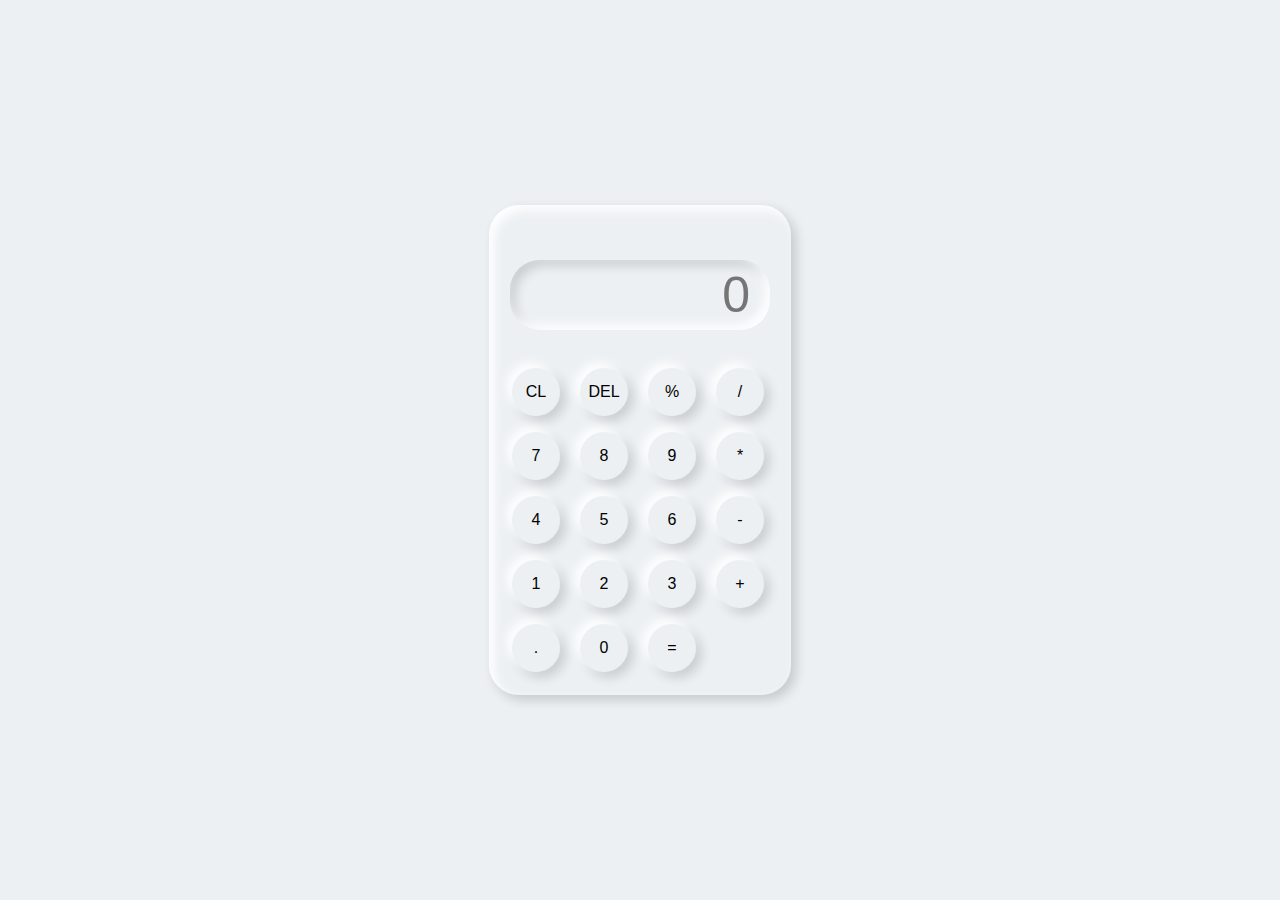
<file: 1-Calculator/index.html>
<!DOCTYPE html>
<html lang="en">
<head>
    <meta charset="UTF-8">
    <meta http-equiv="X-UA-Compatible" content="IE=edge">
    <meta name="viewport" content="width=device-width, initial-scale=1.0">
    <link rel="stylesheet" href="style.css">
    <title>Calculator</title>
</head>
<body>
    <div class="container">
        <div class="calculator">
            <input type="text" placeholder="0" id="inp">
            <button class="btn">CL</button>
            <button class="btn">DEL</button>
            <button class="btn">%</button>
            <button class="btn">/</button>
            <button class="btn">7</button>
            <button class="btn">8</button>
            <button class="btn">9</button>
            <button class="btn">*</button>
            <button class="btn">4</button>
            <button class="btn">5</button>
            <button class="btn">6</button>
            <button class="btn">-</button>
            <button class="btn">1</button>
            <button class="btn">2</button>
            <button class="btn">3</button>
            <button class="btn">+</button>
            <button class="btn">.</button>
            <button class="btn">0</button>
            <button class="btn">=</button>
        </div>
    </div>

    <script src="script.js"></script>
</body>
</html>
</file>
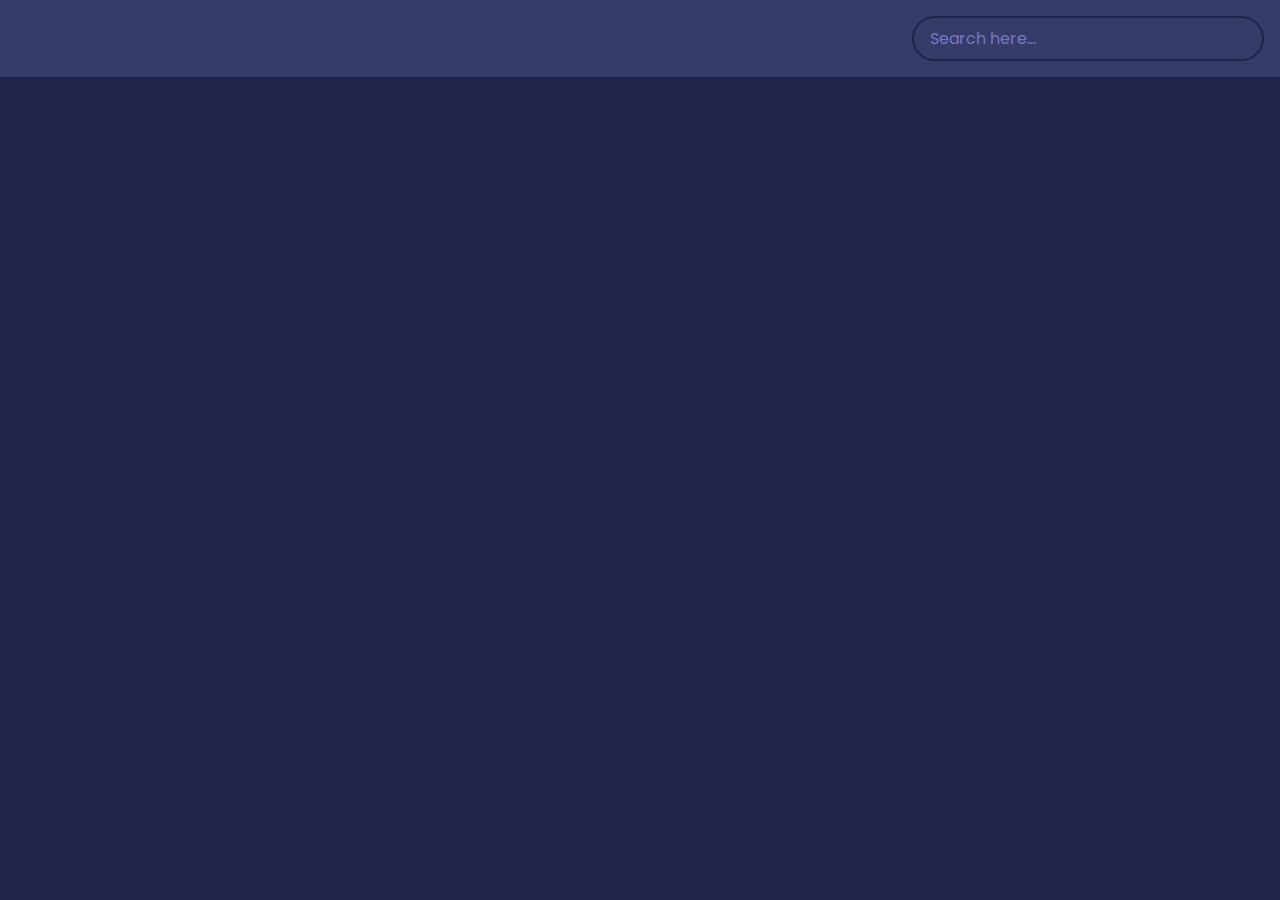
<file: 10-MovieSuggest/index.html>
<!DOCTYPE html>
<html lang="en">
<head>
    <meta charset="UTF-8">
    <meta http-equiv="X-UA-Compatible" content="IE=edge">
    <meta name="viewport" content="width=device-width, initial-scale=1.0">
    <title>MovieDB</title>
    <link rel="stylesheet" href="style.css">
</head>
<body>
    
<header>
    <form method="post">
        <input type="text" class="search" id="search" placeholder="Search here...">
    </form>
</header>

<main id="main">
    
</main>

<script src="script.js"></script>
</body>
</html>
</file>
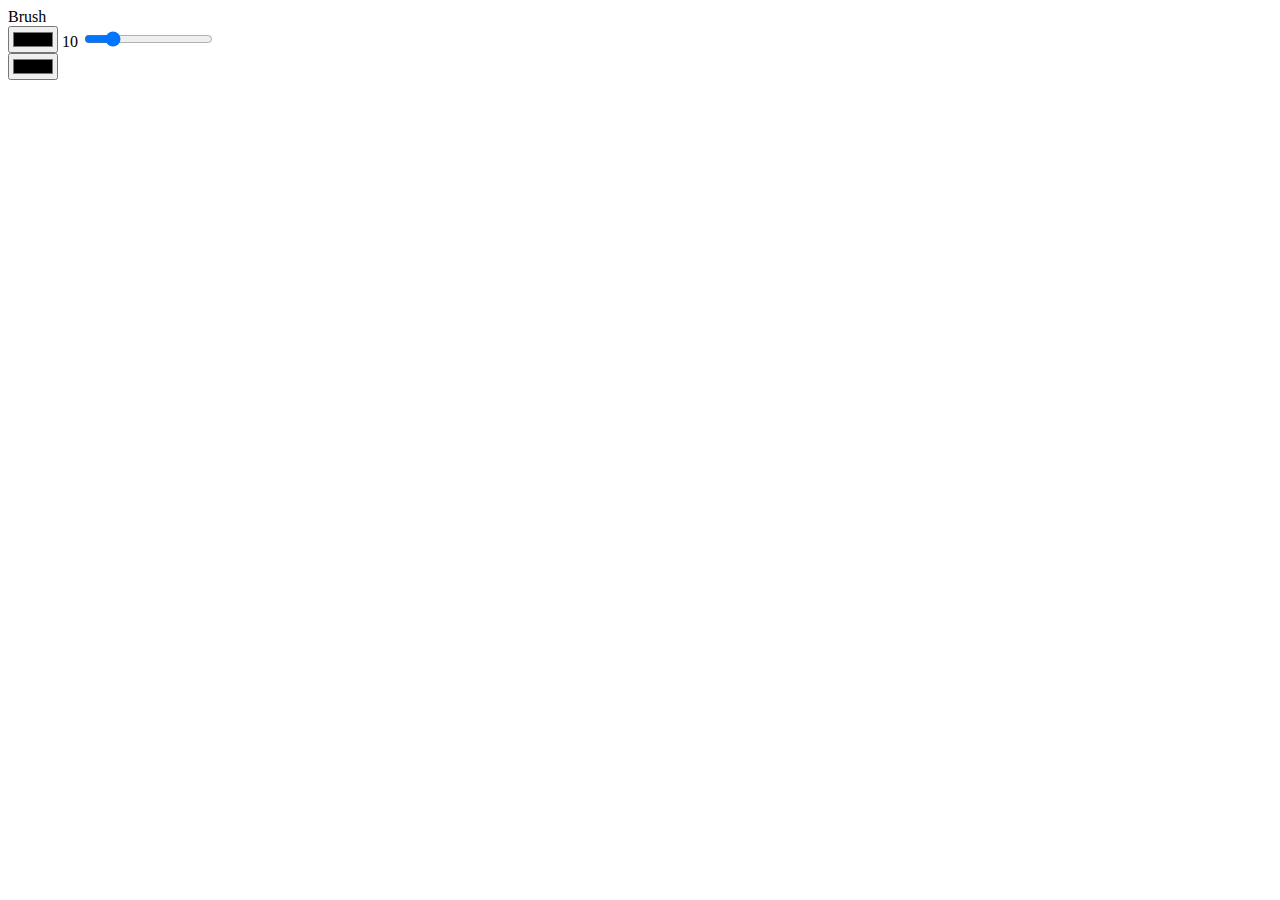
<file: 11-paintClone/index.html>
<!DOCTYPE html>
<html lang="en">
<head>
    <meta charset="UTF-8">
    <meta http-equiv="X-UA-Compatible" content="IE=edge">
    <meta name="viewport" content="width=device-width, initial-scale=1.0">
    <title>Document</title>
</head>
<body>
    <div class="top-bar">
        <!-- Active Tool -->
        <div class="active-tool">
            <span id="active-tool" title="Active Tool">Brush</span>
        </div>
        <!-- Brush -->
        <div class="brush tool">
            <i class="fas fa-brush" id="brush" title="Brush"></i>
            <input type="color">
            <span class="size" id="brush-size" title="Brush Size">10</span>
            <input type="range" min="1" max="50" value="10" class="slider" id="brush-slider">
        </div>
        <!-- Bucket -->
        <div class="bucket tool">
            <i class="fas fa-fill-drip" title="Background Color"></i>
            <input type="color">
        </div>
        <!-- Eraser -->
        <div class="tool">
            <i class="fas fa-eraser" id="eraser" title="Eraser"></i>
        </div>
        <!-- Clear Canvas -->
        <div class="tool">
            <i class="fas fa-undo-alt" id="clear-canvas" title="Clear"></i>
        </div>
        <!-- Save Local Storage -->
        <div class="tool">
            <i class="fas fa-download" id="save-storage" title="Save Local Storage"></i>
        </div>
        <!-- Load Local Storage -->
        <div class="tool">
            <i class="fas fa-upload" id="load-storage" title="Load Local Storage"></i>
        </div>
        <!-- Clear Local Storage -->
        <div class="tool">
            <i class="fas fa-trash-alt" id="clear-storage" title="Clear Local Storage"></i>
        </div>
        <!-- Download Image -->
        <div class="tool">
            <a id="download">
                <i class="far fa-save" title="Save Image File"></i>
            </a>
        </div>
    </div>
</body>
</html>
</file>
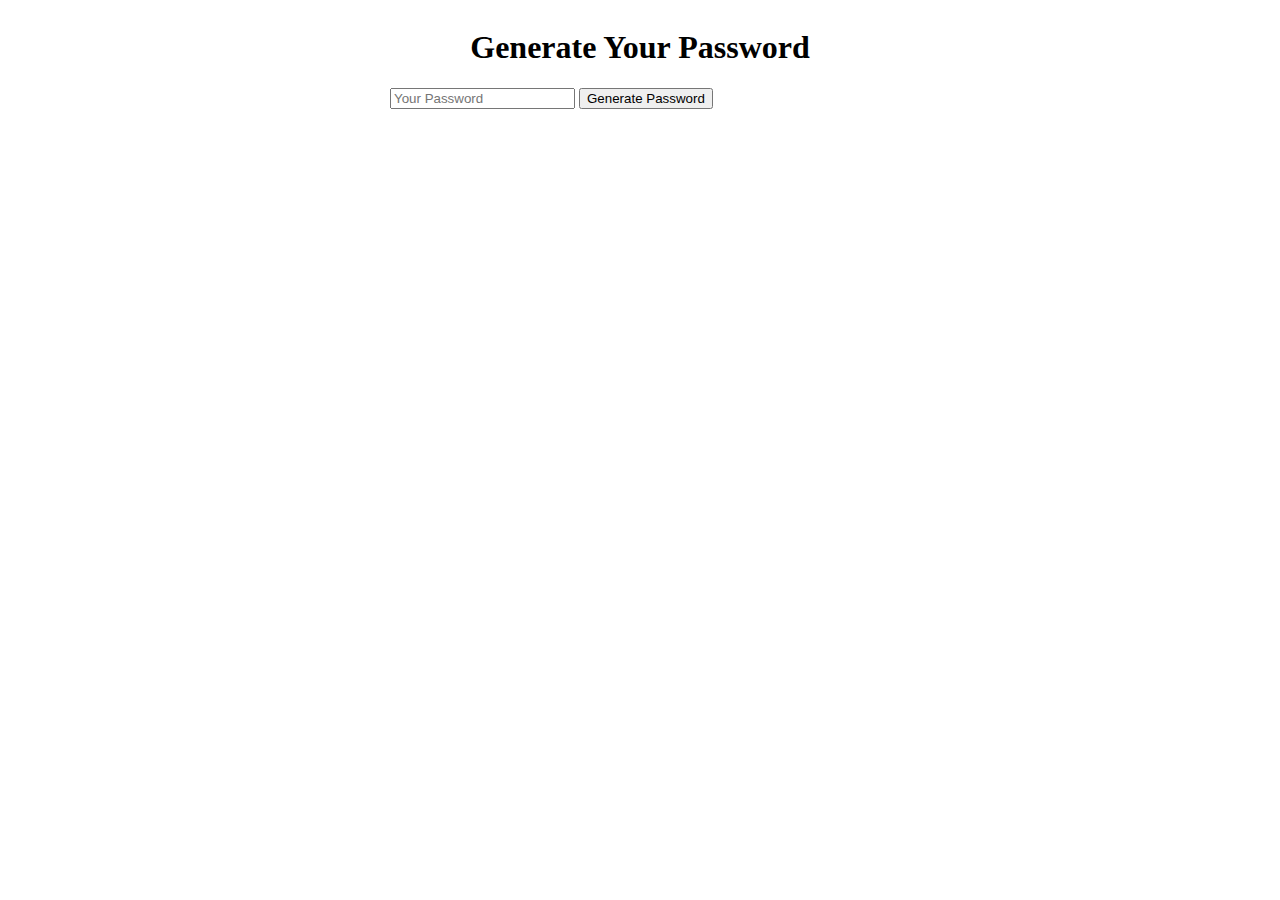
<file: 3-RandomPassGenerator/index.html>
<!doctype html>
<html lang="en">

<head>
  <meta charset="utf-8">
  <meta name="viewport" content="width=device-width, initial-scale=1">
  <title>Password Generator</title>
  <link href="https://cdn.jsdelivr.net/npm/bootstrap@5.2.3/dist/css/bootstrap.min.css" rel="stylesheet"
    integrity="sha384-rbsA2VBKQhggwzxH7pPCaAqO46MgnOM80zW1RWuH61DGLwZJEdK2Kadq2F9CUG65" crossorigin="anonymous">


  <style>
    body{
      display: flex;
      align-items: center;
      justify-content: center;
      flex-direction: column;
    }
    .my-container {
      width: 500px;
      
    }
  </style>
</head>

<body>
  <h1 class="text-center">Generate Your Password</h1>

  <div class="my-container my-5">

    <div class="input-group mb-3">
      <input type="text" class="form-control" placeholder="Your Password" id="pass">
      <span class="input-group-text" id="basic-addon2"><button class="btn btn-primary" id="btn">Generate Password</button></span>
    </div>
  </div>







  <script src="https://cdn.jsdelivr.net/npm/bootstrap@5.2.3/dist/js/bootstrap.bundle.min.js"
    integrity="sha384-kenU1KFdBIe4zVF0s0G1M5b4hcpxyD9F7jL+jjXkk+Q2h455rYXK/7HAuoJl+0I4"
    crossorigin="anonymous"></script>

    <script src="script.js"></script>
</body>

</html>
</file>
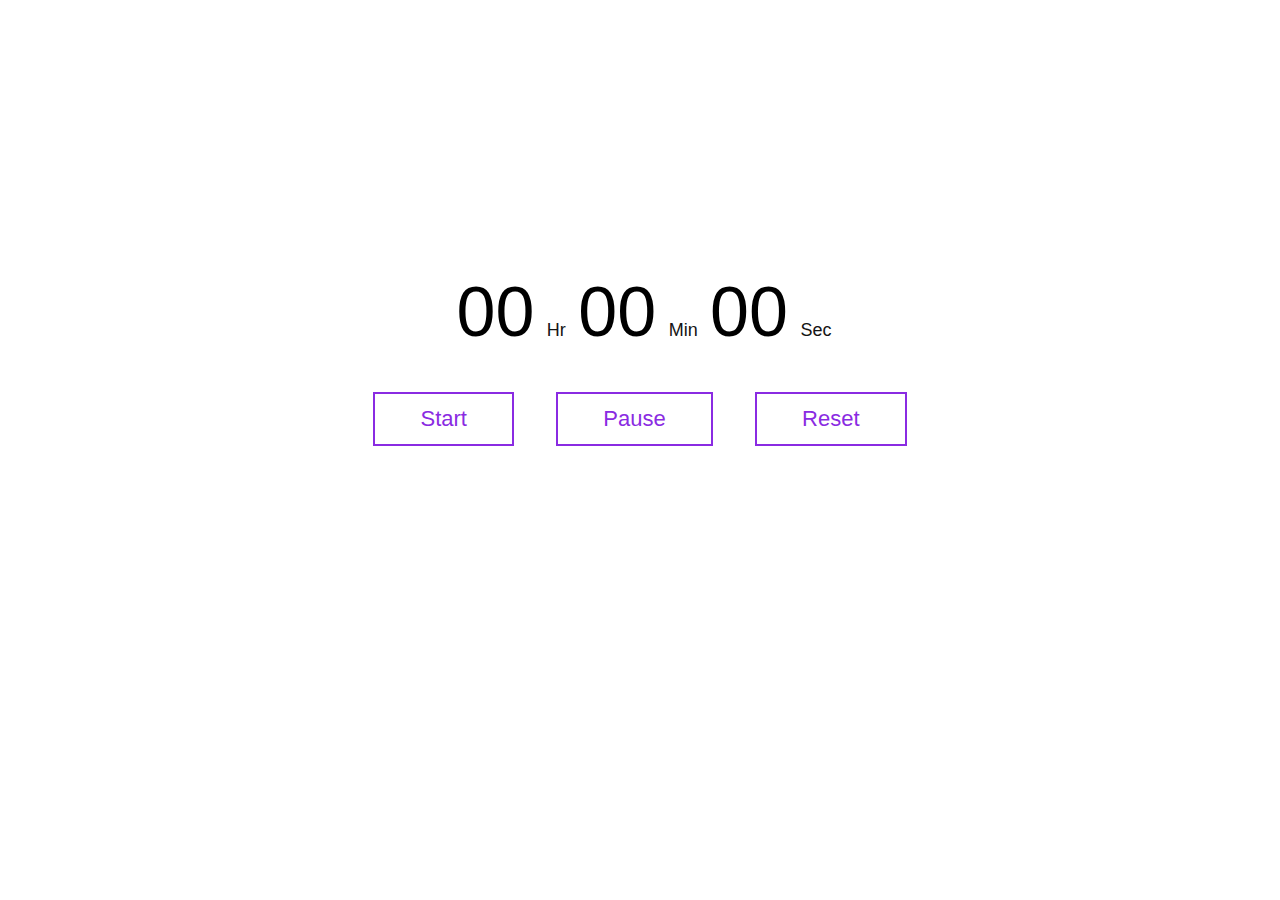
<file: 4-StopWatch/index.html>
<!DOCTYPE html>
<html lang="en">

<head>
    <meta charset="UTF-8">
    <meta http-equiv="X-UA-Compatible" content="IE=edge">
    <meta name="viewport" content="width=device-width, initial-scale=1.0">
    <title>Document</title>
</head>
<link rel="stylesheet" href="style.css">

<body>

    <div class="container">
        <div class="time">
            <span class="digit" id="hr">00</span>
            <span class="txt">Hr</span>
            <span class="digit" id="min">00</span>
            <span class="txt">Min</span>
            <span class="digit" id="sec">00</span>
            <span class="txt">Sec</span>

        </div>
    </div>

    <div class="div-container">
        <button class="btn" id="start" onclick="start()">Start</button>
        <button class="btn" id="pause" onclick="stop()">Pause</button>
        <button class="btn" id="reset" onclick="reset()">Reset</button>


    </div>


    <script src="script.js"></script>
</body>

</html>
</file>
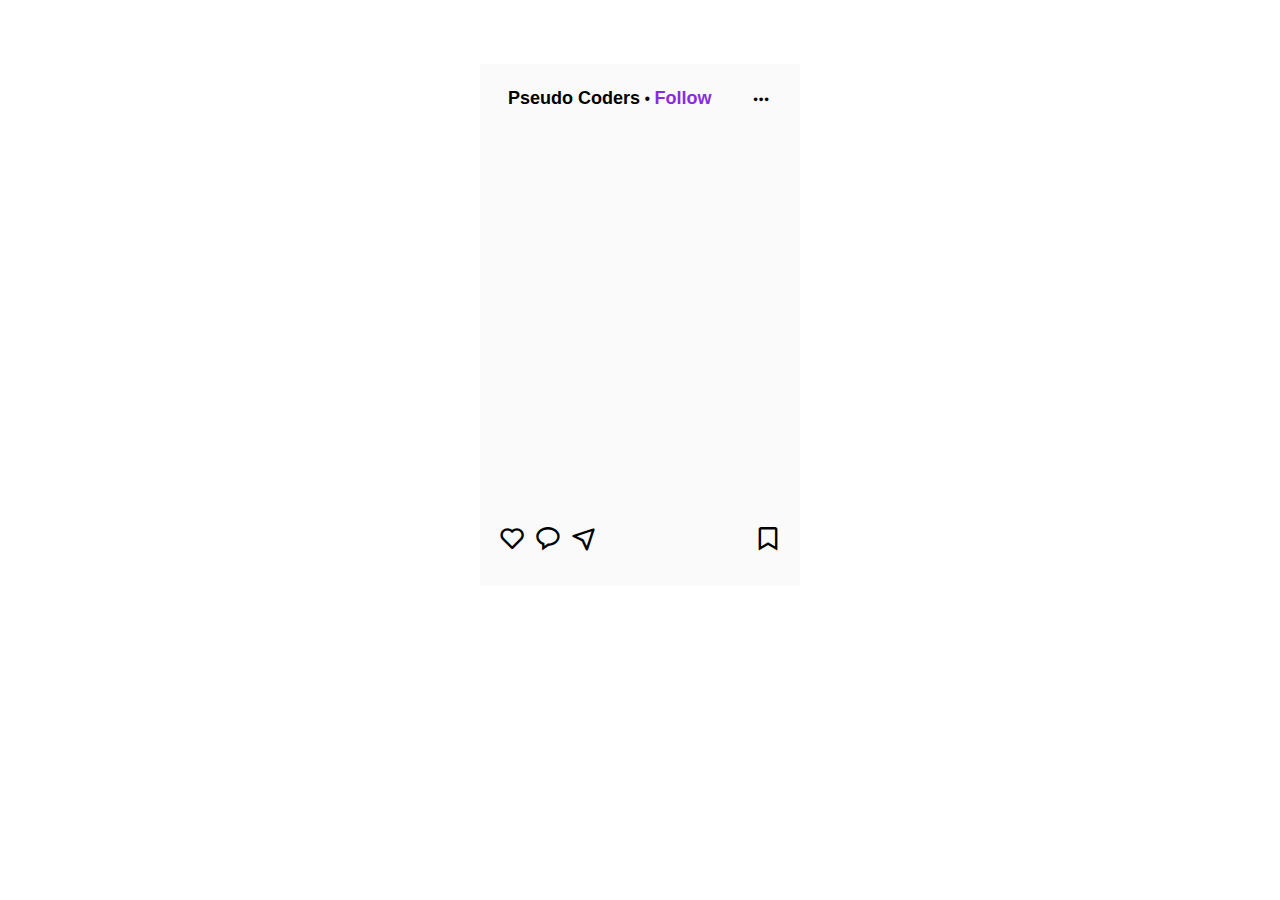
<file: 5-InstgramLike/index.html>
<!DOCTYPE html>
<html lang="en">

<head>
    <meta charset="UTF-8">
    <meta http-equiv="X-UA-Compatible" content="IE=edge">
    <meta name="viewport" content="width=device-width, initial-scale=1.0">
    <title>Document</title>
    <link href='https://unpkg.com/boxicons@2.1.4/css/boxicons.min.css' rel='stylesheet'>
    <link rel="stylesheet" href="style.css">
</head>

<body>

    <div class="section">
        <div class="upper_section">
            <div class="upper_left">

                <span class="name">Pseudo Coders</span>
                <span class="br_point">•</span>
                <span class="follow">Follow</span>
            </div>

            <div class="upper_right">
                <i class='bx bx-dots-horizontal-rounded'></i>
            </div>
        </div>
        <div class="image_sec" id="image"></div>
        <div class="lower_sec">
            <div class="lower_upper">
                <div class="lower_left">

                    <span>
                        <i class='bx bx-heart' id="heart"></i>
                        <!-- <i class='bx bxs-heart' ></i> -->
                    </span>
                    <span>
                        <i class='bx bx-message-rounded'></i>
                    </span>
                    <span>
                        <i class='bx bx-navigation'></i>
                    </span>


                </div>
                <div class="lower_right">
                    <i class='bx bx-bookmark'></i>
                </div>
            </div>
            <div class="lower_lower">
                <span id="like"></span>
            </div>

        </div>
    </div>

    <script src="script.js"></script>
</body>

</html>
</file>
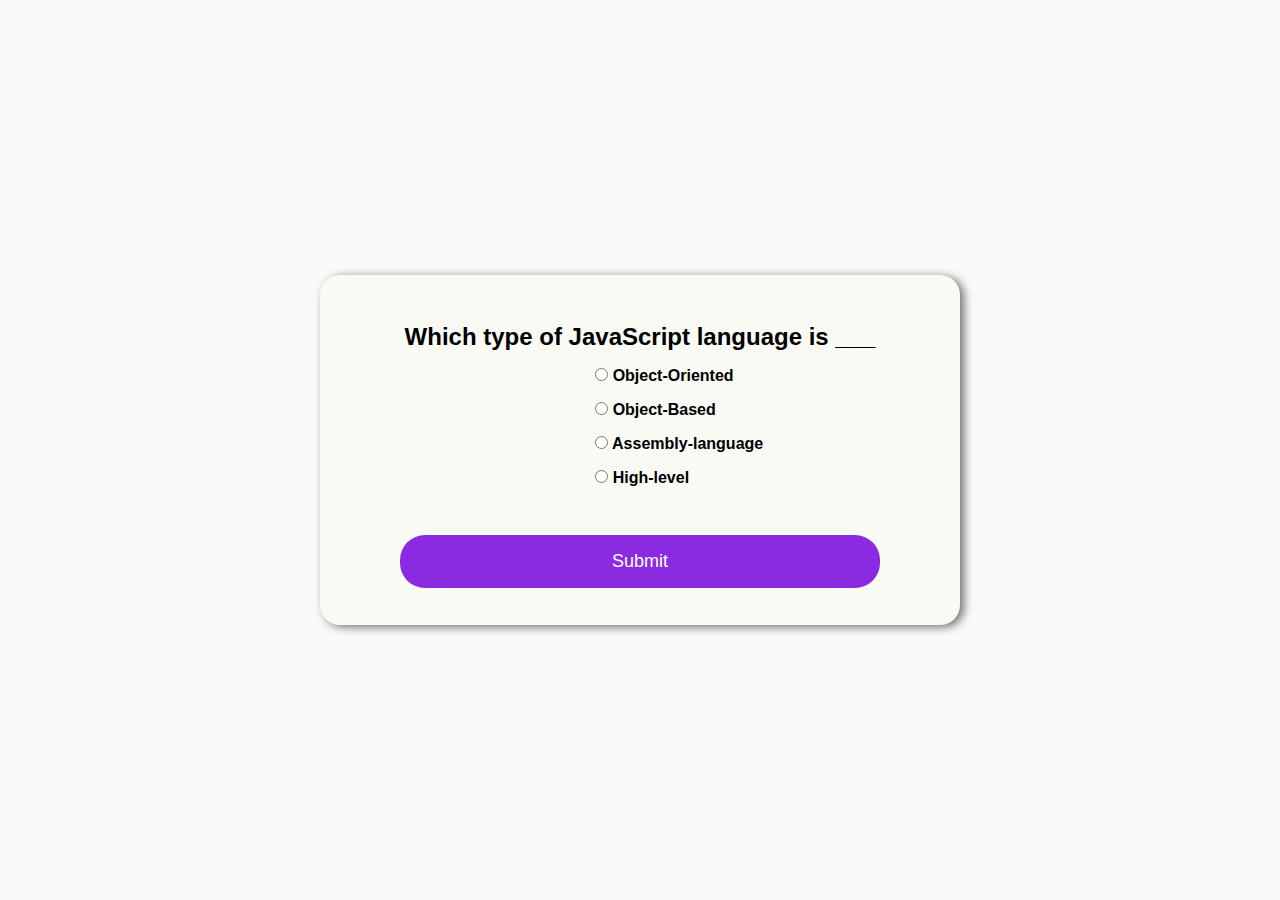
<file: 6-quizApp/index.html>
<!DOCTYPE html>
<html lang="en">

<head>
    <meta charset="UTF-8">
    <meta http-equiv="X-UA-Compatible" content="IE=edge">
    <meta name="viewport" content="width=device-width, initial-scale=1.0">
    <title>Quiz App</title>
    <link rel="stylesheet" href="style.css">
</head>

<body>
    <div class="container" id="quiz">
        <h2 id="question">This is my question</h2>

        <div class="input-group">
            <input type="radio" id="a" class="answer">
            <label for="a" id="a_text">Option a</label>
        </div>
        <div class="input-group">
            <input type="radio" id="b" class="answer">
            <label for="b" id="b_text">Option b</label>
        </div>
        <div class="input-group">
            <input type="radio" id="c" class="answer">
            <label for="c" id="c_text">Option c</label>
        </div>
        <div class="input-group">
            <input type="radio" id="d" class="answer">
            <label for="d" id="d_text">Option d</label>
        </div>
        <button id="btn">Submit</button>
    </div>
<script src="script.js"></script>
</body>

</html>
</file>
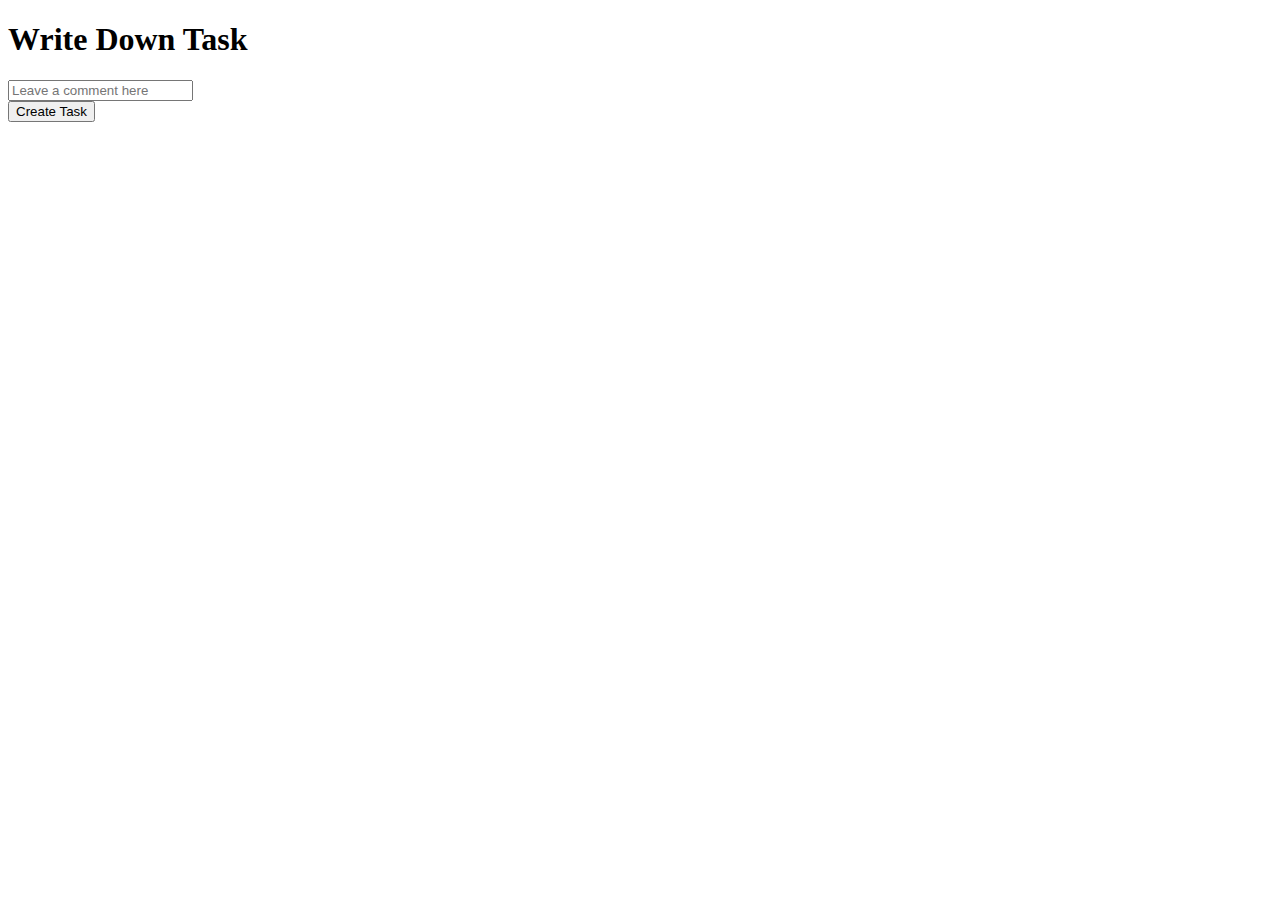
<file: 7-MyTask/index.html>
<!DOCTYPE html>
<html lang="en">

<head>
    <meta charset="UTF-8">
    <meta http-equiv="X-UA-Compatible" content="IE=edge">
    <meta name="viewport" content="width=device-width, initial-scale=1.0">
    <title>Document</title>
</head>
<link href="https://cdn.jsdelivr.net/npm/bootstrap@5.2.0/dist/css/bootstrap.min.css" rel="stylesheet"
    integrity="sha384-gH2yIJqKdNHPEq0n4Mqa/HGKIhSkIHeL5AyhkYV8i59U5AR6csBvApHHNl/vI1Bx" crossorigin="anonymous">
<link rel="stylesheet" href="style.css">
<body>
    <!-- ----------------------write task---------- -->
    <div class="container">

        <div class="card my-5 p-5">
            <h1>Write Down Task</h1>
            <div>

                <div class="mb-3">

                    <input class="form-control" placeholder="Leave a comment here" id="taskText">

    
                </div>

                <button class="btn btn-primary" id="addTask">Create Task</button>
            </div>

        </div>
    </div>

    <!-- ---------------------task area------------------------ -->
    <div class="container my-3 ">
        <div class="row" id="notesArea">






        </div>
    </div>


    <script src="https://cdn.jsdelivr.net/npm/bootstrap@5.2.0/dist/js/bootstrap.bundle.min.js"
        integrity="sha384-A3rJD856KowSb7dwlZdYEkO39Gagi7vIsF0jrRAoQmDKKtQBHUuLZ9AsSv4jD4Xa"
        crossorigin="anonymous"></script>
    <script src="script.js"></script>
</body>

</html>
</file>
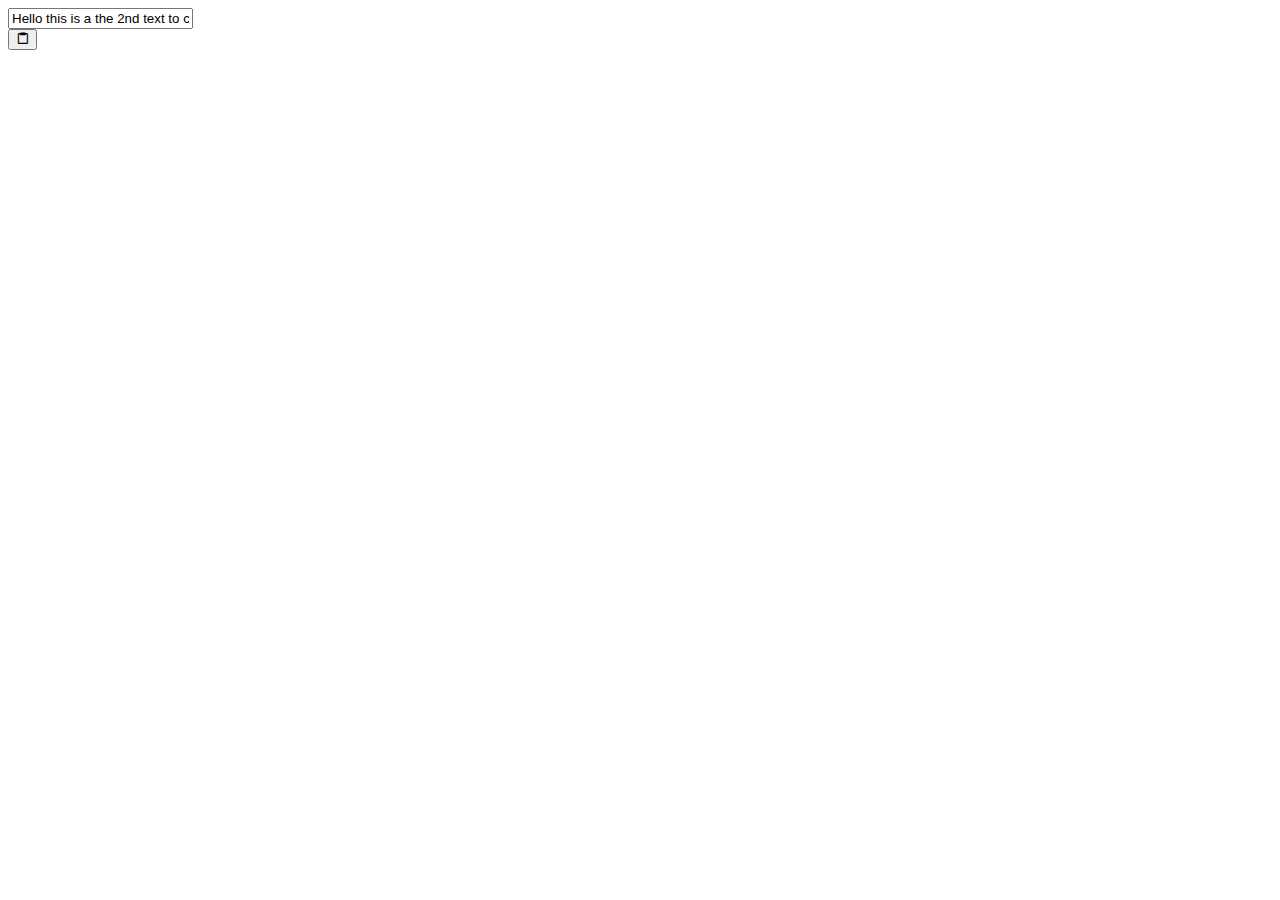
<file: 8-CopyToText/index.html>
<!doctype html>
<html lang="en">

<head>
    <meta charset="utf-8">
    <meta name="viewport" content="width=device-width, initial-scale=1">
    <title>Bootstrap demo</title>
    <link href="https://cdn.jsdelivr.net/npm/bootstrap@5.2.0/dist/css/bootstrap.min.css" rel="stylesheet"
        integrity="sha384-gH2yIJqKdNHPEq0n4Mqa/HGKIhSkIHeL5AyhkYV8i59U5AR6csBvApHHNl/vI1Bx" crossorigin="anonymous">
</head>

<link href='https://unpkg.com/boxicons@2.1.4/css/boxicons.min.css' rel='stylesheet'>

<body>

    <div class="container my-5">


        <div class="form-floating">
            <!-- <textarea class="form-control" placeholder="Leave a comment here" id="text"
                style="height: 100px"></textarea>
            <label for="floatingTextarea2">Comments</label> -->
            <input  id="text" value="Hello this is a the 2nd text to copy">
                
            
        </div>
        <div class="text-center my-3">
            <button class="btn btn-primary" onclick="copy()" title="Copy to Clipboard"><i class='bx bx-clipboard'></i></button>
        </div>
    </div>



    <script src="https://cdn.jsdelivr.net/npm/bootstrap@5.2.0/dist/js/bootstrap.bundle.min.js"
        integrity="sha384-A3rJD856KowSb7dwlZdYEkO39Gagi7vIsF0jrRAoQmDKKtQBHUuLZ9AsSv4jD4Xa"
        crossorigin="anonymous"></script>
    <script src="script.js"></script>
</body>

</html>
</file>
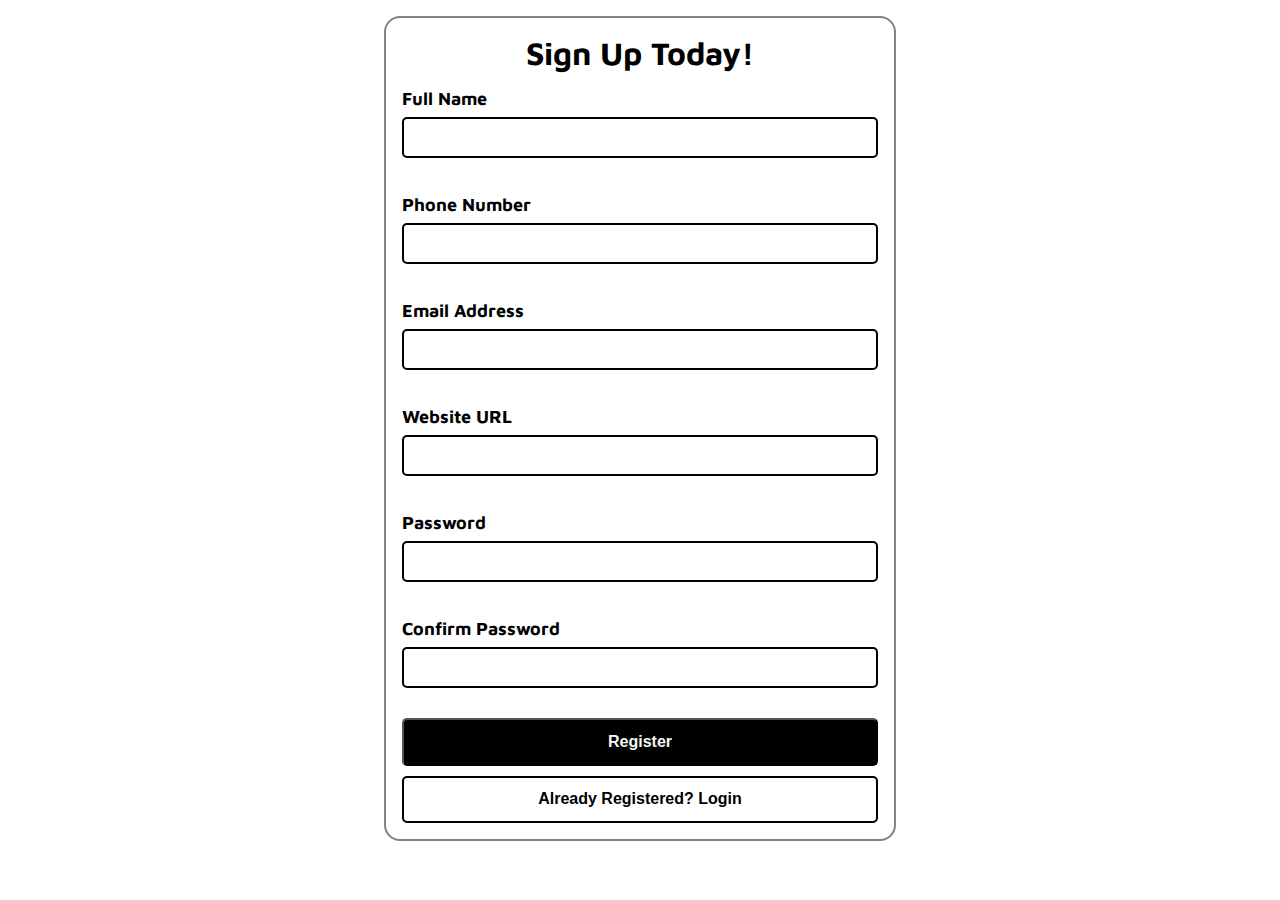
<file: 9-formValidation/index.html>
<!DOCTYPE html>
<html lang="en">

<head>
    <meta charset="UTF-8">
    <meta http-equiv="X-UA-Compatible" content="IE=edge">
    <meta name="viewport" content="width=device-width, initial-scale=1.0">
    <title>Login</title>
    <link rel="stylesheet" href="style.css">
</head>

<body>
    <div class="container">
        <form action="">
            <h1 class="title">Sign Up Today!</h1>
            <div class="input-group">
                <label for="name" class="label">Full Name</label>
                <input type="text" id="name" class="input" onkeyup="validateName()">
                <span class="error" id="name_error"></span>
            </div>
            <div class="input-group">
                <label for="name" class="label">Phone Number</label>
                <input type="tel" id="phone" class="input" onkeyup="validatePhone()">
                <span class="error" id="phone_error"></span>

            </div>
            <div class="input-group">
                <label for="name" class="label">Email Address</label>
                <input type="text" id="email" class="input">
                <span class="error" id="email_error"></span>

            </div>
            <div class="input-group">
                <label for="name" class="label">Website URL</label>
                <input type="text" id="web" class="input" onkeyup="validateWeb()">
                <span class="error" id="web_error"></span>

            </div>
            <div class="input-group">
                <label for="name" class="label">Password</label>
                <input type="text" id="pass" class="input" onkeyup="validatePass()">
                <span class="error" id="pass_error"></span>

            </div>
            <div class="input-group">
                <label for="name" class="label">Confirm Password</label>
                <input type="text" id="cnfPass" class="input" onkeyup="validateConfPass()">
                <span class="error" id="cnfPass_error"></span>

            </div>
            <button type="submit" class="btn submitBtn" id="submit">Register</button>
            <button type="submit" class="btn loginBtn" id="login">Already Registered? Login</button>

        </form>
    </div>


    <script src="script.js"></script>
</body>

</html>
</file>
<file: 1-Calculator/style.css>
* {
    margin: 0;
    padding: 0;
    box-sizing: border-box;
    background-color: #ecf0f3;
    font-family: sans-serif;
    outline: none;
}
.container {
    height: 100vh;
    display: flex;
    justify-content: center;
    align-items: center;
}
.calculator {
    background-color: #ecf0f3;
    padding: 15px;
    border-radius: 30px;
    box-shadow: inset 5px 5px 12px #ffffff,
                      5px 5px 12px rgba(0,0,0,.16);
    display: grid;
    grid-template-columns: repeat(4,68px);
}
input {
    grid-column: span 4;
    height: 70px;
    width: 260px;
    background-color: #ecf0f3;
    box-shadow: inset -5px -5px 12px #ffffff,
                inset 5px 5px 12px rgba(0,0,0,.16);
    border: none;
    border-radius: 30px;
    color: rgb(70, 70, 70);
    font-size: 50px;
    text-align: end;
    margin: auto;
    margin-top: 40px;
    margin-bottom: 30px;
    padding: 20px;
}
button {
    height: 48px;
    width: 48px;
    background-color: #ecf0f3;
    box-shadow: -5px -5px 12px #ffffff,
                5px 5px 12px rgba(0,0,0,.16);
    border: none;
    border-radius: 50%;
    margin: 8px;
    font-size: 16px;
    cursor: pointer;
    transition-property: all 0.3s;
}

button:active{
transform: scale(0.95);
}

.equal {
    width: 115px;
    border-radius: 40px;
    background-color: #ecf0f3;
    box-shadow: -5px -5px 12px #ffffff,
                5px 5px 12px rgba(0,0,0,.16);
}
</file>
<file: 10-MovieSuggest/style.css>
@import url('https://fonts.googleapis.com/css2?family=Poppins:ital&display=swap');
*{
    margin: 0;
    box-sizing: border-box;
    padding: 0;
}

:root{
    --primary-color:#22254b;
    --secondary-color:#373b69;
}


body{
    font-family: 'Poppins', sans-serif;
    background-color: var(--primary-color);
   
}

header{
    padding: 1rem;
    display: flex;
    justify-content: flex-end;
    background-color: var(--secondary-color);
}
.search{
    background-color: transparent;
    border: 2px solid var(--primary-color);
    border-radius: 50px;
    font-family: inherit;
    font-size: 1rem;
    padding: 0.5rem 1rem;
    color: #fff;
}

.search::placeholder{
    color: #7378c5;
}

.search:hover,.search:focus{
    outline: none;
    background-color: var(--primary-color);
}

main{
    display: flex;
    flex-wrap: wrap;
    justify-content: space-between;
}

.movie{
    width: 300px;
    margin: 1rem;
    background-color: var(--secondary-color);
    box-shadow: 0 4px 5px rgba(0,0,0,0.2);
    position: relative;
    overflow: hidden;
    border-radius: 3px;
}
.movie img{
    width: 100%;
}

.movie-info{
    color: #eee;
    display: flex;
    align-items: center;
    justify-content: space-between;
    padding: 0.5rem 1rem 1rem;
    letter-spacing: 0.5px;
}

.movie-info h3{
    margin-top: 0;
}

.movie-info span{
    background-color: var(--primary-color);
    padding: 0.25rem 0.5rem;
    border-radius: 3px;
    font-weight: bold;
}

.movie-info span.green{
    color: lightgreen;
}


.movie-info span.orange{
    color: orange;
}
.movie-info span.red{
    color: red;
}

.overview{
    background-color: white;
    padding: 2rem;
    position: absolute;
    left: 0;
    bottom: 0;
    right: 0;
    max-height: 100%;
    transform: translateY(101%);
    transition: transform 0.3s ease-in;
}

.movie:hover .overview{
    transform: translateY(0%);
}
</file>
<file: 4-StopWatch/style.css>
* {
    margin: 0;
    padding: 0;
    box-sizing: border-box;
}

body {
    display: flex;
    flex-direction: column;
    justify-content: center;
    align-items: center;
    margin-top: 15rem;
}

.container {

    font-family: sans-serif;
    padding: 2rem;
}

.txt {
    font-size: 18px;
    color: rgb(20, 20, 20);
}

.digit {
    font-size: 70px;
    padding: 0px 8px;

}

.btn {
    padding: 12px 45px;
    color: blueviolet;
    border: 2px solid blueviolet;
    font-size: 22px;
    background-color: transparent;
    cursor: pointer;
    font-family: sans-serif;

    transition-duration:0.5s ;
    transition-property: transform;
    margin: 0.5rem 1.2rem;
}

.btn:active{
    transform: scale(0.95);
}
</file>
<file: 5-InstgramLike/style.css>
* {
    margin: 0;
    padding: 0;
    box-sizing: border-box;
}

body {
    font-family: sans-serif;
}

.section {
    margin-left: auto;
    margin-right: auto;
    margin-top: 4rem;
    width: 25vw;
    /* border: 2px solid red; */
    background-color: #FAFAFA;
    padding: 12px 18px;
}

.upper_section {
    display: flex;
    justify-content: space-between;
    margin: 12px 10px;
}

.name{
    font-size: 18px;
    font-weight: 700;
}
#like {
    font-size: 15px;
    font-weight: 600;
}
.follow {
    color: blueviolet;
    font-weight: 700;
    font-size: 18px;
    cursor: pointer;
}

.upper_right {
    cursor: pointer;
}

.upper_right .bx {
    font-size: 22px;

}

.image_sec {
    margin-top: 1rem;
    height: 380px;
    background: url("https://images.unsplash.com/photo-1675055778772-c145308c5898?ixlib=rb-4.0.3&ixid=MnwxMjA3fDB8MHxwaG90by1wYWdlfHx8fGVufDB8fHx8&auto=format&fit=crop&w=464&q=80")no-repeat center center/cover;
    cursor: pointer;
}
.lower_sec{
    display: flex;
    flex-direction: column;
}
.lower_upper {
    display: flex;
    justify-content: space-between;
    font-size: 28px;
    margin: 1rem 0rem;

}

.lower_left .bx {
    cursor: pointer;
}

.lower_right .bx {
    cursor: pointer;

}

.bx.bxs-heart{
    /* background-color: red; */
    color: rgb(243, 31, 31);
}
</file>
<file: 6-quizApp/style.css>
*{
    margin: 0;
    padding: 0;
    box-sizing: border-box;
}
body{
    background-color: #fafafa;
    font-family: sans-serif;
}


.container {
    position: absolute;
    top: 50%;
    left: 50%;
    transform: translate(-50%, -50%);
    /* border: 2px solid red; */
    height:350px;
    width: 50vw;
    background-color: #fafaf5;
    box-shadow:4px 2px 10px 0px rgba(0,0,0,0.56);
    border-radius: 20px;
    padding: 3rem 5rem;
 }

#question,#result{
    text-align: center;
    font-size:24px ;
}

.input-group{
    margin-left: 12.2rem;
    margin-top: 1rem;
    font-weight: 600;
}

#btn,#btn2{
    padding: 1rem 0rem;
    background-color: blueviolet;
    color: white;
    outline: none;
    border: none;
    width: 100%;
    margin-top: 3rem;
    border-radius: 25px;
    cursor: pointer;
    font-size: 18px;

}
</file>
<file: 7-MyTask/style.css>
#noteArea{
    height: auto;
}
</file>
<file: 9-formValidation/style.css>
@import url('https://fonts.googleapis.com/css2?family=Maven+Pro&display=swap');

*{
    margin: 0;
    padding: 0;
    box-sizing: border-box;
}
body{
    font-family: 'Maven Pro', sans-serif;
    
}
.container{
    height: auto;
    width: 40vw;
    margin-left: auto;
    margin-right: auto;
    margin-top: 1rem;
    border-radius: 16px;
    padding: 1rem;
    border: 2px solid rgb(131, 131, 131);
}

.title{
    text-align: center;
}

.input-group{
    margin-top: 1rem;
    height: 90px;
}
.label{
    display: block;
    font-size: 18px;
    font-weight: 700;

}
.input{
    width: 100%;
    font-size: 18px;
    margin-top: 8px;
    padding: 8px ;
    border: 2px solid black;
    border-radius: 5px;
    outline: none;
}

.btn{
    display: block;
    width: 100%;
    margin-top: 10px;
    font-size: 16px;
    padding: 0.8rem;
    font-weight: 600;
    cursor: pointer;
    transition-property: transform;
    border-radius: 5px;
}
.submitBtn{
    color: whitesmoke;
    background-color: black;
}
.loginBtn{
    background-color: transparent;
    color: black;
    border: 2px solid black;
}

.btn:focus{
    transform: scale(0.97);
}
.error{
    font-size: 12px;
    color: red;
}
</file>
